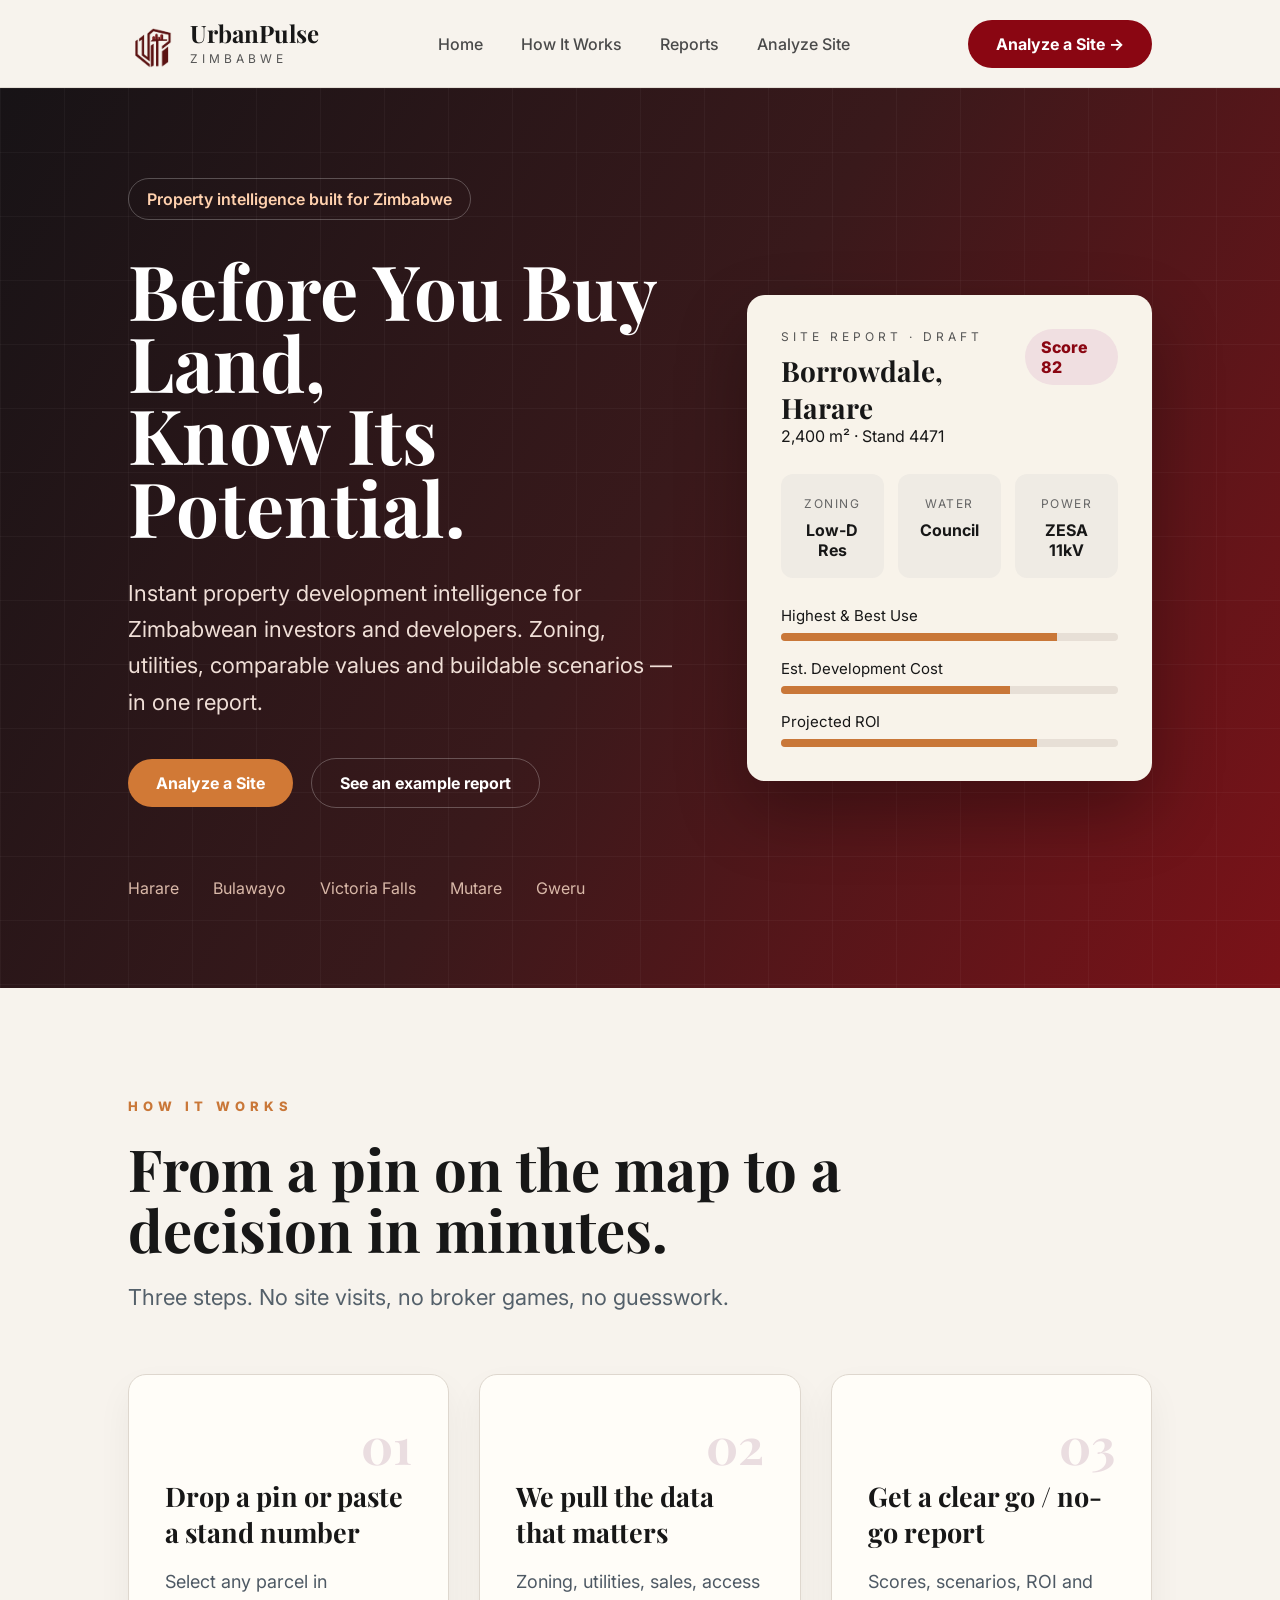
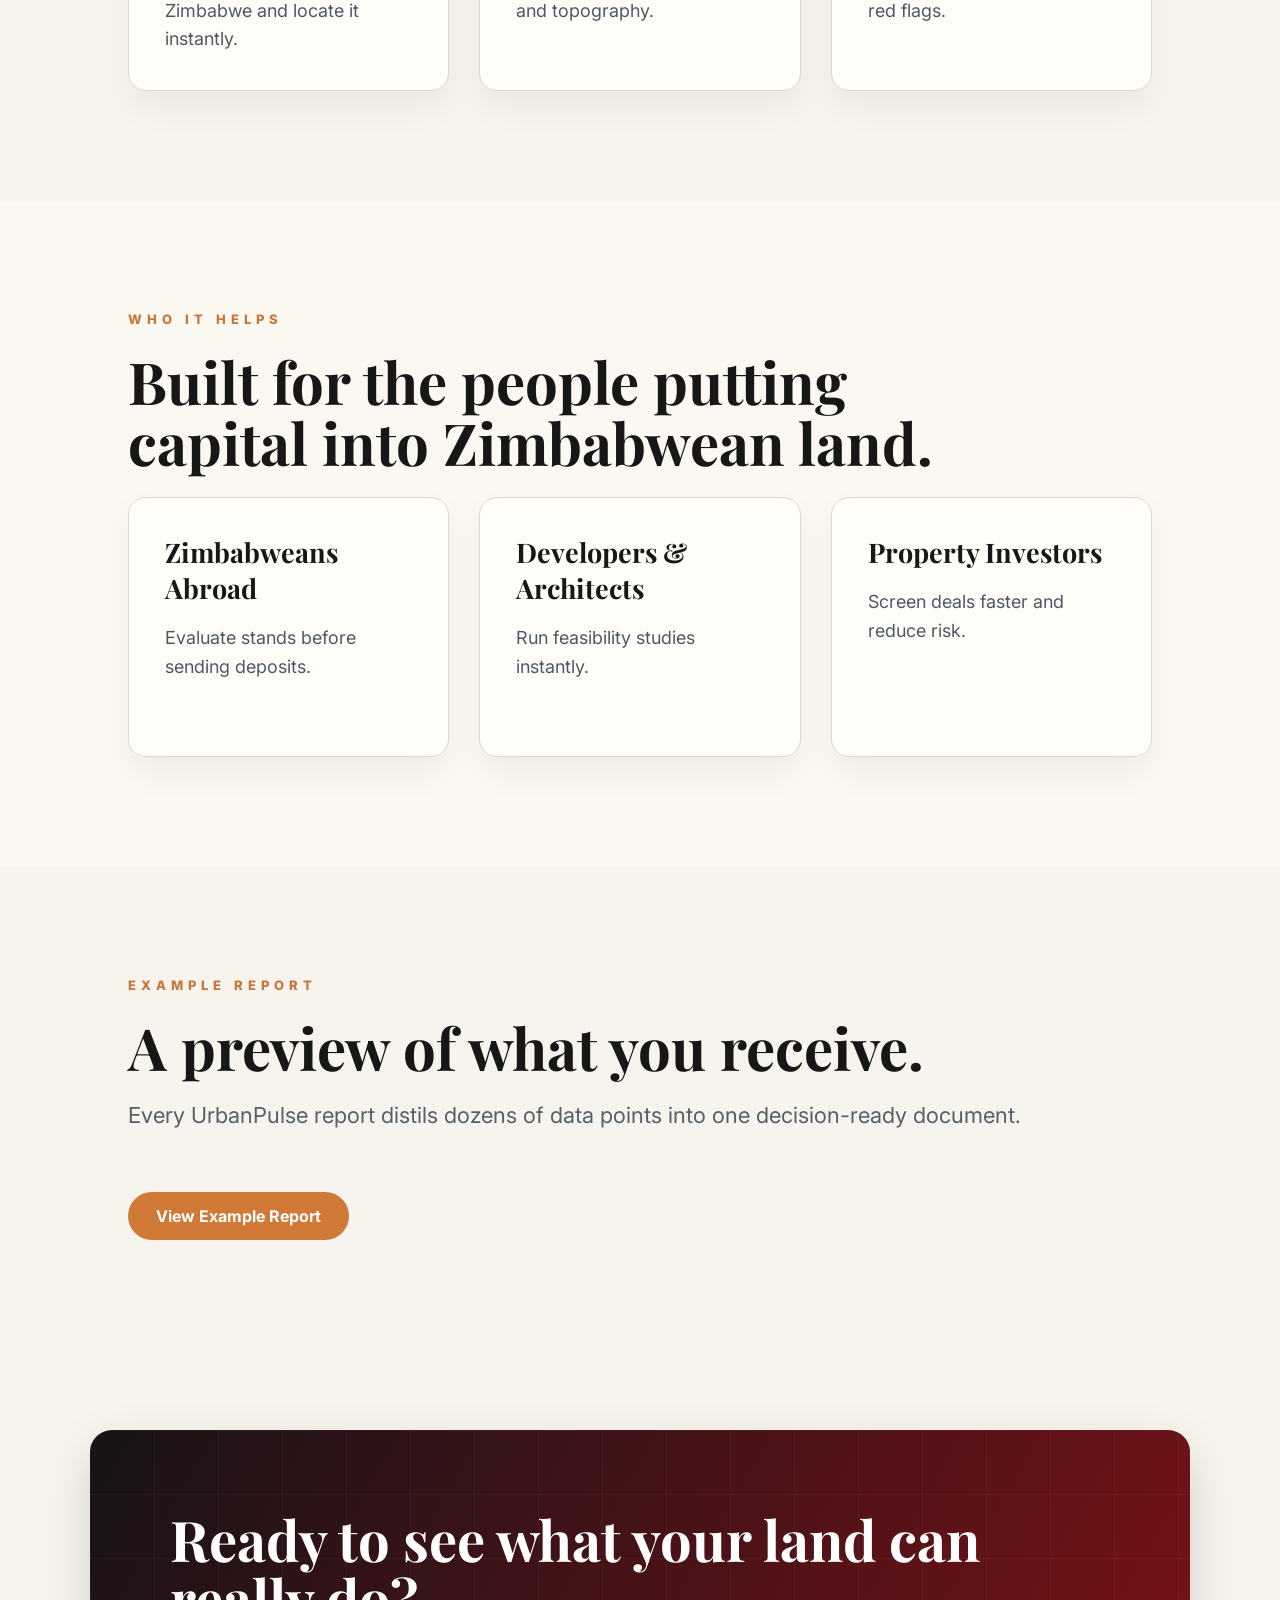
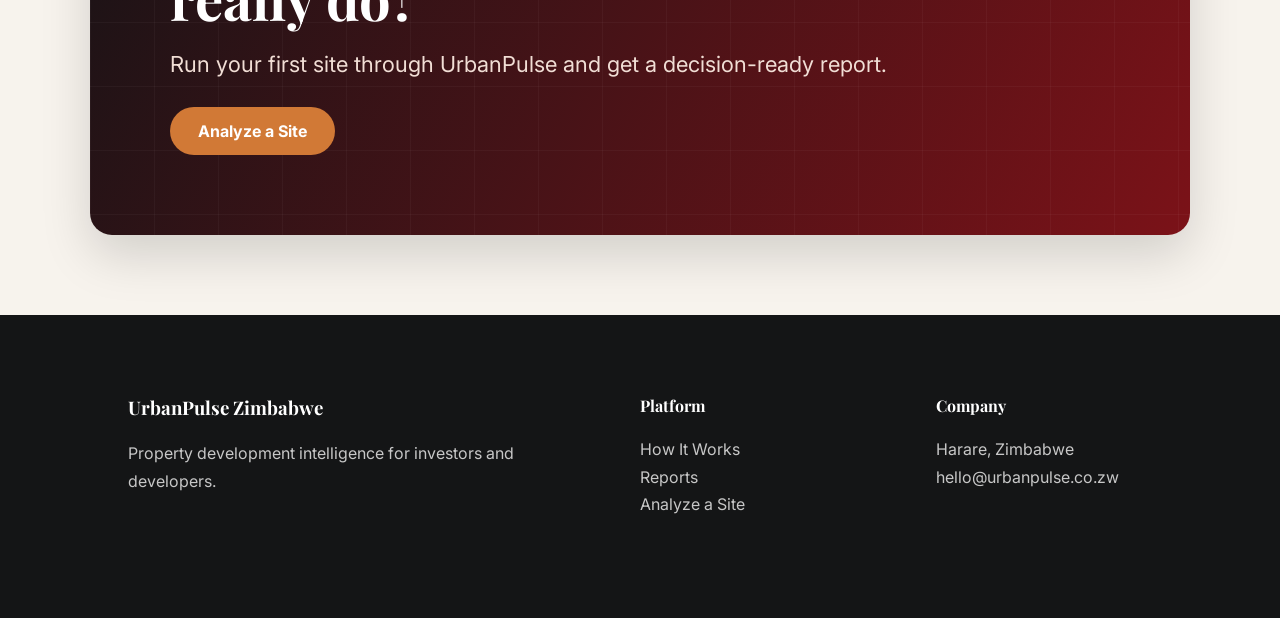
<file: index.html>
<!DOCTYPE html>
<html lang="en">

<head>
<meta charset="UTF-8">
<meta name="viewport" content="width=device-width, initial-scale=1.0">

<title>UrbanPulse Zimbabwe</title>

<link rel="stylesheet" href="style.css">

<link rel="preconnect" href="https://fonts.googleapis.com">
<link href="https://fonts.googleapis.com/css2?family=Playfair+Display:wght@600;700&family=Inter:wght@300;400;500;600&display=swap" rel="stylesheet">

</head>

<body>

<!-- NAVBAR -->

<header class="navbar">

<a href="index.html" class="logo-link">

<div class="logo-section">

<img src="images/urban pulse logo.png" alt="UrbanPulse Logo" class="logo">

<div>
<h2>UrbanPulse</h2>
<p>ZIMBABWE</p>
</div>

</div>

</a>

<nav>

<a href="#">Home</a>
<a href="#how-it-works">How It Works</a>
<a href="#report-preview">Reports</a>
<a href="analyze.html">Analyze Site</a>

</nav>

<a href="analyze.html" class="nav-button">
Analyze a Site →
</a>

</header>

<!-- HERO -->

<section class="hero">

<div class="hero-left">

<div class="badge">
Property intelligence built for Zimbabwe
</div>

<h1>
Before You Buy Land,<br>
Know Its Potential.
</h1>

<p>
Instant property development intelligence for Zimbabwean
investors and developers. Zoning, utilities, comparable values
and buildable scenarios — in one report.
</p>

<div class="hero-buttons">

<a href="analyze.html" class="primary-btn">
Analyze a Site
</a>

<a href="#report-preview" class="secondary-btn">
See an example report
</a>

</div>

<div class="cities">

<span>Harare</span>
<span>Bulawayo</span>
<span>Victoria Falls</span>
<span>Mutare</span>
<span>Gweru</span>

</div>

</div>

<div class="hero-right">

<div class="preview-card">

<div class="card-top">

<div>
<p class="small-title">SITE REPORT · DRAFT</p>
<h3>Borrowdale, Harare</h3>
<p>2,400 m² · Stand 4471</p>
</div>

<div class="score-pill">
Score 82
</div>

</div>

<div class="metrics">

<div class="metric">
<span>ZONING</span>
<h4>Low-D Res</h4>
</div>

<div class="metric">
<span>WATER</span>
<h4>Council</h4>
</div>

<div class="metric">
<span>POWER</span>
<h4>ZESA 11kV</h4>
</div>

</div>

<div class="progress-item">
<p>Highest & Best Use</p>
<div class="bar"><div class="fill"></div></div>
</div>

<div class="progress-item">
<p>Est. Development Cost</p>
<div class="bar"><div class="fill fill2"></div></div>
</div>

<div class="progress-item">
<p>Projected ROI</p>
<div class="bar"><div class="fill fill3"></div></div>
</div>

</div>

</div>

</section>

<!-- HOW IT WORKS -->

<section id="how-it-works" class="section">

<p class="section-label">
HOW IT WORKS
</p>

<h2>
From a pin on the map to a decision in minutes.
</h2>

<p class="section-subtitle">
Three steps. No site visits, no broker games, no guesswork.
</p>

<div class="three-cards">

<div class="info-card">
<h3>01</h3>
<h4>Drop a pin or paste a stand number</h4>
<p>Select any parcel in Zimbabwe and locate it instantly.</p>
</div>

<div class="info-card">
<h3>02</h3>
<h4>We pull the data that matters</h4>
<p>Zoning, utilities, sales, access and topography.</p>
</div>

<div class="info-card">
<h3>03</h3>
<h4>Get a clear go / no-go report</h4>
<p>Scores, scenarios, ROI and red flags.</p>
</div>

</div>

</section>

<!-- WHO IT HELPS -->

<section class="section light">

<p class="section-label">
WHO IT HELPS
</p>

<h2>
Built for the people putting capital into Zimbabwean land.
</h2>

<div class="three-cards">

<div class="info-card">
<h4>Zimbabweans Abroad</h4>
<p>Evaluate stands before sending deposits.</p>
</div>

<div class="info-card">
<h4>Developers & Architects</h4>
<p>Run feasibility studies instantly.</p>
</div>

<div class="info-card">
<h4>Property Investors</h4>
<p>Screen deals faster and reduce risk.</p>
</div>

</div>

</section>

<!-- REPORT PREVIEW -->

<section id="report-preview" class="section">

<p class="section-label">
EXAMPLE REPORT
</p>

<h2>
A preview of what you receive.
</h2>

<p class="section-subtitle">
Every UrbanPulse report distils dozens of data points into one decision-ready document.
</p>

<a href="report.html" class="primary-btn">
View Example Report
</a>

</section>

<!-- CTA -->

<section class="cta">

<h2>
Ready to see what your land can really do?
</h2>

<p>
Run your first site through UrbanPulse and get a decision-ready report.
</p>

<a href="analyze.html" class="primary-btn">
Analyze a Site
</a>

</section>

<!-- FOOTER -->

<footer>

<div class="footer-content">

<div>

<h3>UrbanPulse Zimbabwe</h3>

<p>
Property development intelligence for investors and developers.
</p>

</div>

<div>

<h4>Platform</h4>

<p>How It Works</p>
<p>Reports</p>
<p>Analyze a Site</p>

</div>

<div>

<h4>Company</h4>

<p>Harare, Zimbabwe</p>
<p>hello@urbanpulse.co.zw</p>

</div>

</div>

</footer>

</body>
</html>
</file>
<file: style.css>
*{
  margin:0;
  padding:0;
  box-sizing:border-box;
}

body{
  background:#f7f3ed;
  color:#171717;
  font-family:"Inter", Arial, sans-serif;
}

h1,h2,h3,h4{
  font-family:"Playfair Display", Georgia, serif;
}

.navbar{
  height:88px;
  padding:0 10%;
  display:flex;
  align-items:center;
  justify-content:space-between;
  background:#f7f3ed;
  border-bottom:1px solid #e4ded6;
  position:sticky;
  top:0;
  z-index:50;
}

.logo-section{
  display:flex;
  align-items:center;
  gap:14px;
}

.logo{
  width:48px;
  height:48px;
  object-fit:contain;
}

.logo-section h2{
  font-size:24px;
  line-height:1;
}

.logo-section p{
  font-size:12px;
  letter-spacing:4px;
  color:#555;
  margin-top:6px;
}

nav{
  display:flex;
  gap:38px;
}

nav a{
  text-decoration:none;
  color:#4a4a4a;
  font-weight:500;
}

.nav-button,
.primary-btn{
  background:#8a0612;
  color:white;
  padding:14px 28px;
  border-radius:999px;
  text-decoration:none;
  font-weight:700;
  display:inline-block;
}

.hero{
  min-height:760px;
  padding:90px 10%;
  display:grid;
  grid-template-columns:1.15fr 0.85fr;
  gap:70px;
  align-items:center;
  color:white;
  background-image:
    linear-gradient(rgba(255,255,255,0.035) 1px, transparent 1px),
    linear-gradient(90deg, rgba(255,255,255,0.035) 1px, transparent 1px),
    linear-gradient(120deg,#171316,#39191b,#7b1218);
  background-size:64px 64px,64px 64px,cover;
}

.badge{
  display:inline-block;
  padding:10px 18px;
  border:1px solid rgba(255,255,255,0.25);
  border-radius:999px;
  color:#ffd1ae;
  font-weight:600;
  margin-bottom:34px;
}

.hero h1{
  font-size:76px;
  line-height:0.95;
  max-width:850px;
  margin-bottom:32px;
}

.hero h1 br + *{
  color:#e8b38e;
}

.hero-left > p{
  max-width:700px;
  font-size:22px;
  line-height:1.65;
  color:#f0dfd7;
}

.hero-buttons{
  margin-top:38px;
  display:flex;
  gap:18px;
  align-items:center;
}

.primary-btn{
  background:#d17936;
}

.secondary-btn{
  color:white;
  padding:14px 28px;
  border-radius:999px;
  border:1px solid rgba(255,255,255,0.25);
  text-decoration:none;
  font-weight:700;
}

.cities{
  margin-top:70px;
  display:flex;
  gap:34px;
  color:#d9b8a8;
}

.preview-card{
  background:#f8f3ea;
  color:#171717;
  border-radius:18px;
  padding:34px;
  box-shadow:0 30px 70px rgba(0,0,0,0.3);
}

.card-top{
  display:flex;
  justify-content:space-between;
  gap:20px;
  margin-bottom:28px;
}

.small-title{
  font-size:12px;
  letter-spacing:4px;
  color:#555;
  margin-bottom:8px;
}

.card-top h3{
  font-size:28px;
}

.score-pill{
  background:#f0dfe1;
  color:#8a0612;
  padding:8px 16px;
  border-radius:999px;
  font-weight:800;
  height:max-content;
}

.metrics{
  display:grid;
  grid-template-columns:repeat(3,1fr);
  gap:14px;
  margin-bottom:28px;
}

.metric{
  background:#efebe4;
  padding:18px;
  border-radius:12px;
  text-align:center;
}

.metric span{
  font-size:12px;
  letter-spacing:1.5px;
  color:#666;
}

.metric h4{
  margin-top:8px;
  font-family:Inter, Arial, sans-serif;
}

.progress-item{
  margin-top:18px;
}

.progress-item p{
  font-size:15px;
  margin-bottom:8px;
}

.bar{
  height:8px;
  border-radius:999px;
  background:#e7dfd6;
  overflow:hidden;
}

.fill{
  height:100%;
  width:82%;
  background:#c97738;
}

.fill2{
  width:68%;
}

.fill3{
  width:76%;
}

.section{
  padding:110px 10%;
  background:#f7f3ed;
}

.section-label{
  letter-spacing:5px;
  font-size:13px;
  color:#c97738;
  font-weight:800;
  margin-bottom:24px;
}

.section h2{
  font-size:58px;
  line-height:1.05;
  max-width:850px;
  margin-bottom:24px;
}

.section-subtitle{
  font-size:22px;
  color:#54606a;
  margin-bottom:64px;
}

.three-cards{
  display:grid;
  grid-template-columns:repeat(3,1fr);
  gap:30px;
}

.info-card{
  background:#fffdf8;
  border:1px solid #ded7ce;
  border-radius:18px;
  padding:36px;
  min-height:260px;
  box-shadow:0 16px 35px rgba(0,0,0,0.05);
}

.info-card h3{
  font-size:50px;
  color:#eadde0;
  text-align:right;
}

.info-card h4{
  font-size:27px;
  margin-bottom:18px;
}

.info-card p{
  font-size:18px;
  line-height:1.6;
  color:#4e5964;
}

.light{
  background:#fbf8f2;
}

.cta{
  margin:80px auto;
  max-width:1100px;
  padding:80px;
  border-radius:22px;
  color:white;
  background-image:
    linear-gradient(rgba(255,255,255,0.035) 1px, transparent 1px),
    linear-gradient(90deg, rgba(255,255,255,0.035) 1px, transparent 1px),
    linear-gradient(120deg,#171316,#7b1218);
  background-size:64px 64px,64px 64px,cover;
  box-shadow:0 20px 50px rgba(0,0,0,0.15);
}

.cta h2{
  font-size:56px;
  line-height:1.05;
  margin-bottom:24px;
}

.cta p{
  font-size:22px;
  margin-bottom:30px;
  color:#f1ded5;
}

footer{
  background:#141516;
  color:white;
  padding:80px 10% 40px;
}

.footer-content{
  display:grid;
  grid-template-columns:2fr 1fr 1fr;
  gap:80px;
  margin-bottom:60px;
}

footer h3,
footer h4{
  margin-bottom:20px;
}

footer p{
  color:#c7c7c7;
  line-height:1.7;
}

@media(max-width:900px){
  .navbar{
    height:auto;
    padding:18px 24px;
    flex-wrap:wrap;
    gap:18px;
  }

  nav{
    display:none;
  }

  .hero{
    grid-template-columns:1fr;
    padding:70px 24px;
  }

  .hero h1{
    font-size:48px;
  }

  .hero-left > p{
    font-size:18px;
  }

  .hero-buttons{
    flex-direction:column;
    align-items:flex-start;
  }

  .cities{
    flex-wrap:wrap;
    gap:16px;
  }

  .metrics,
  .three-cards,
  .footer-content{
    grid-template-columns:1fr;
  }

  .section{
    padding:80px 24px;
  }

  .section h2{
    font-size:42px;
  }

  .cta{
    margin:40px 24px;
    padding:50px 30px;
  }

  .cta h2{
    font-size:40px;
  }
}

.back-link{
  color:#333;
  text-decoration:none;
  font-weight:500;
}

.analyze-page{
  min-height:calc(100vh - 88px);
  background:#f7f3ed;
  padding:48px 10%;
}

.analyze-panel{
  display:grid;
  grid-template-columns:1.2fr 0.8fr;
  gap:36px;
  align-items:start;
}

.form-card,
.map-card{
  background:#fffdf8;
  border:1px solid #ded7ce;
  border-radius:20px;
  box-shadow:0 18px 40px rgba(0,0,0,0.06);
  overflow:hidden;
}

.form-card{
  padding:42px;
}

.form-card h1{
  font-size:34px;
  margin-bottom:12px;
}

.form-card > p{
  color:#56616b;
  font-size:17px;
  margin-bottom:34px;
}

.form-grid{
  display:grid;
  grid-template-columns:1fr 1fr;
  gap:24px;
}

.field{
  display:flex;
  flex-direction:column;
  gap:10px;
  margin-bottom:24px;
}

.field label{
  text-transform:uppercase;
  letter-spacing:4px;
  font-size:12px;
  color:#59616a;
  font-weight:800;
}

.field small{
  color:#6b7280;
  font-size:13px;
}

.field input,
.field select{
  height:54px;
  border-radius:10px;
  border:1px solid #d7d0c7;
  padding:0 16px;
  font-size:16px;
  background:#fbf8f2;
}

.type-buttons{
  display:grid;
  grid-template-columns:repeat(3,1fr);
  gap:12px;
}

.type-btn{
  height:52px;
  border-radius:10px;
  border:1px solid #d7d0c7;
  background:#fbf8f2;
  color:#222;
  font-weight:700;
  cursor:pointer;
}

.type-btn.active{
  background:#8a0612;
  color:white;
  border-color:#8a0612;
}

.form-actions{
  display:flex;
  align-items:center;
  gap:22px;
  margin-top:12px;
}

.primary-submit{
  background:#d17936;
  color:white;
  border:none;
  border-radius:999px;
  padding:18px 32px;
  font-size:17px;
  font-weight:800;
  cursor:pointer;
}

.form-actions span{
  color:#59616a;
}

.map-header{
  padding:28px 32px;
  display:flex;
  justify-content:space-between;
  align-items:start;
}

.map-header p{
  letter-spacing:5px;
  font-size:12px;
  color:#8a0612;
  margin-bottom:8px;
}

.map-header h2{
  font-size:24px;
}

.map-header span{
  background:#f0dfe1;
  color:#8a0612;
  padding:8px 16px;
  border-radius:999px;
  font-weight:800;
  font-size:12px;
}

.fake-map{
  height:620px;
  background-image:
    linear-gradient(rgba(255,255,255,0.04) 1px, transparent 1px),
    linear-gradient(90deg, rgba(255,255,255,0.04) 1px, transparent 1px),
    linear-gradient(120deg,#191a1c,#2b2321,#4c2a1d);
  background-size:48px 48px,48px 48px,cover;
  color:white;
  display:flex;
  flex-direction:column;
  align-items:center;
  justify-content:center;
  text-align:center;
}

.pin{
  width:58px;
  height:58px;
  background:#d17936;
  border-radius:50%;
  display:flex;
  align-items:center;
  justify-content:center;
  font-size:30px;
  margin-bottom:22px;
}

#map{
  height:620px;
  width:100%;
  border-radius:0 0 20px 20px;
}

@media(max-width:900px){
  .analyze-page{
    padding:30px 24px;
  }

  .analyze-panel{
    grid-template-columns:1fr;
  }

  .form-grid{
    grid-template-columns:1fr;
  }

  .type-buttons{
    grid-template-columns:1fr;
  }

  .form-actions{
    flex-direction:column;
    align-items:flex-start;
  }
}
.report-page{
  background:#f7f3ed;
  min-height:100vh;
}

.report-hero{
  padding:70px 10%;
  background-image:
    linear-gradient(rgba(255,255,255,0.035) 1px, transparent 1px),
    linear-gradient(90deg, rgba(255,255,255,0.035) 1px, transparent 1px),
    linear-gradient(120deg,#171316,#39191b,#7b1218);
  background-size:64px 64px,64px 64px,cover;
  color:white;
  display:flex;
  justify-content:space-between;
  align-items:center;
}

.report-hero h1{
  font-size:56px;
  margin:15px 0;
}

.report-meta{
  display:flex;
  gap:24px;
  color:#ead0c2;
}

.download-btn{
  background:#d17936;
  color:white;
  border:none;
  padding:16px 28px;
  border-radius:999px;
  font-weight:800;
  cursor:pointer;
}

.kpi-grid{
  padding:60px 10% 30px;
  display:grid;
  grid-template-columns:repeat(4,1fr);
  gap:22px;
}

.kpi-card{
  background:#fffdf8;
  border:1px solid #ded7ce;
  border-radius:16px;
  padding:28px;
  box-shadow:0 12px 28px rgba(0,0,0,0.06);
}

.kpi-card p,
.card-heading p{
  letter-spacing:3px;
  font-size:12px;
  color:#c97738;
  font-weight:800;
  text-transform:uppercase;
  margin-bottom:12px;
}

.kpi-card h2{
  font-size:28px;
  margin-bottom:8px;
}

.kpi-card span{
  color:#59616a;
}

.kpi-card.highlight{
  background:#8a0612;
  color:white;
}

.kpi-card.highlight p,
.kpi-card.highlight span{
  color:#f2c6b0;
}

.report-grid{
  padding:25px 10%;
  display:grid;
  grid-template-columns:1fr 1fr;
  gap:28px;
}

.report-card-large{
  background:#fffdf8;
  border:1px solid #ded7ce;
  border-radius:18px;
  padding:34px;
  box-shadow:0 14px 32px rgba(0,0,0,0.06);
}

.card-heading h2{
  font-size:30px;
  margin-bottom:28px;
}

.yield-grid{
  display:grid;
  grid-template-columns:repeat(3,1fr);
  gap:16px;
}

.yield-grid div{
  background:#f3eee7;
  border-radius:14px;
  padding:22px;
  text-align:center;
}

.yield-grid span{
  font-size:12px;
  letter-spacing:2px;
  text-transform:uppercase;
  color:#59616a;
}

.yield-grid h3{
  font-size:38px;
  color:#8a0612;
  margin:12px 0 4px;
}

.readiness-list{
  display:grid;
  gap:18px;
}

.readiness-list div{
  display:flex;
  justify-content:space-between;
  padding-bottom:14px;
  border-bottom:1px solid #e3ddd5;
}

.readiness-list span{
  color:#59616a;
}

.report-list{
  padding-left:20px;
  display:grid;
  gap:14px;
  line-height:1.6;
}

.report-list li::marker{
  color:#c97738;
}

.warning li::marker{
  color:#8a0612;
}

.recommendation-card{
  margin:35px 10% 90px;
  background:#141516;
  color:white;
  border-radius:20px;
  padding:42px;
  box-shadow:0 16px 35px rgba(0,0,0,0.15);
}

.recommendation-card h2{
  font-size:36px;
  margin-bottom:18px;
}

.recommendation-card p{
  color:#e7ddd6;
  line-height:1.7;
  font-size:18px;
}

.disclaimer{
  margin-top:28px;
  padding:18px;
  border-radius:12px;
  background:rgba(255,255,255,0.08);
  color:#cfcfcf;
  line-height:1.6;
}

@media(max-width:900px){
  .report-hero{
    padding:50px 24px;
    flex-direction:column;
    align-items:flex-start;
    gap:24px;
  }

  .report-hero h1{
    font-size:42px;
  }

  .report-meta{
    flex-direction:column;
    gap:8px;
  }

  .kpi-grid,
  .report-grid{
    grid-template-columns:1fr;
    padding-left:24px;
    padding-right:24px;
  }

  .yield-grid{
    grid-template-columns:1fr;
  }

  .recommendation-card{
    margin:30px 24px 70px;
  }
}
.logo-link{
  text-decoration:none;
  color:inherit;
}

.logo-link:hover{
  opacity:0.9;
}

.yield-note {
  margin-top: 18px;
  font-size: 0.82rem;
  line-height: 1.5;
  color: #6f746d;
}
</file>
